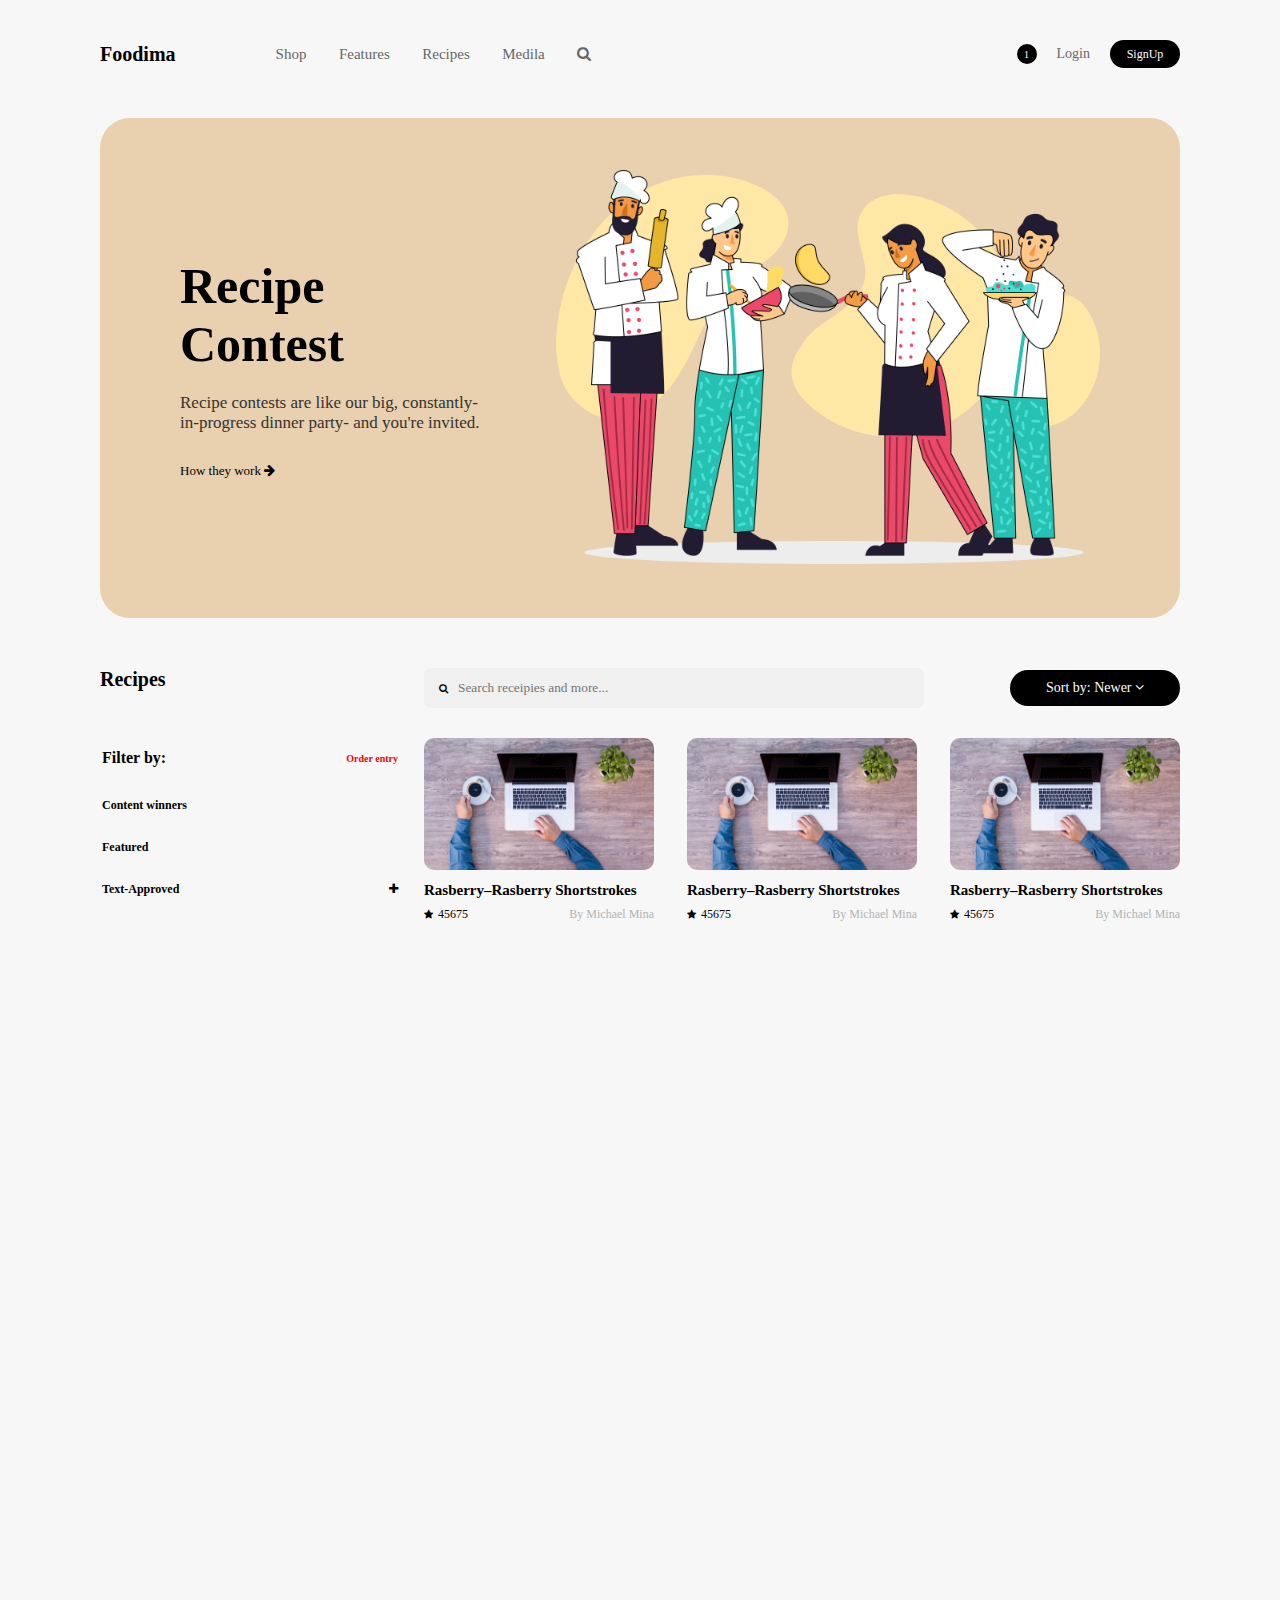
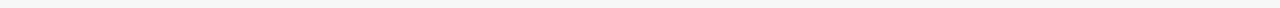
<file: docs/index.html>
<!DOCTYPE html>
<html>
    <head>
        <title>Foodima</title>
        <link rel="stylesheet" href="fifthui.css">
        <!-- <link rel="stylesheet" href="../fontawesome-free-5.13.0-web/css/all.css"> -->
        <link rel="stylesheet" href="https://cdnjs.cloudflare.com/ajax/libs/font-awesome/4.7.0/css/font-awesome.min.css">
    </head>

    <body>
        <header class="main-header">
            <h1><a href="">Foodima</a></h1>
            <nav class="main-nav">
                <ul>
                    <li><a href="">Shop</a></li>
                    <li><a href="">Features</a></li>
                    <li><a href="">Recipes</a></li>
                    <li><a href="">Medila</a></li>
                    <li><a href=""><i class="fa fa-search"></i></i></a></li>
                </ul>
            </nav>
            <div class="loguser">
                <div class="numb"><p>1</p></div>
                <a href="">Login</a>
                <button type="submit">SignUp</button>
            </div>
        </header>

        <div class="hero">
            <div class="copy-text">
                <h2>Recipe Contest</h2>
                <p>Recipe contests are like our big, constantly-in-progress dinner party- and you're invited.</p>            
                <p>How they work <i class="fa fa-arrow-right"></i></p>
            </div>
            <figure>
                <img src="cheffing.png">
            </figure>
        </div>

        <div class="bdw">
            <aside class="bdw-sidebar">
                <h2>Recipes</h2>
                <table>
                    <thead>
                        <th>Filter by:</th>
                        <th>Order entry</th>
                    </thead>

                    <tbody>
                        <tr>
                            <td>Content winners</td>
                        </tr>
                        <tr>
                            <td>Featured</td>
                        </tr>
                        <tr>
                            <td>Text-Approved</td>
                            <td><i class="fa fa-plus"></i></i></td>
                        </tr>
                    </tbody>
                </table>
            </aside>
            
            <main class="bdw-main">
                <div class="bdw-main-top">
                    <div class="bdw-main-top__search-bar">
                        <i class="fa fa-search"></i>
                        <input type="text" placeholder="Search receipies and more...">
                    </div>
                    <div class="bdw-main-top__options">
                        <p>Sort by: Newer <i class="fa fa-angle-down"></i></p>
                    </div>
                </div>

                <div class="bdw-main-bottom">
                    <div class="cont-wr">
                        <img src="plans-background.jpg">
                        <h2>Rasberry&ndash;Rasberry Shortstrokes</h2>
                        <div class="star-author">
                            <i class="fa fa-star"></i>
                            <p>45675</p>
                            <p>By Michael Mina</p>
                        </div>
                    </div>

                    <div class="cont-wr mid-section">
                        <img src="plans-background.jpg">
                        <h2>Rasberry&ndash;Rasberry Shortstrokes</h2>
                        <div class="star-author">
                            <i class="fa fa-star"></i>
                            <p>45675</p>
                            <p>By Michael Mina</p>
                        </div>
                    </div>

                    <div class="cont-wr">
                        <img src="plans-background.jpg">
                        <h2>Rasberry&ndash;Rasberry Shortstrokes</h2>
                        <div class="star-author">
                            <i class="fa fa-star"></i>
                            <p>45675</p>
                            <p>By Michael Mina</p>
                        </div>
                    </div>
                </div>
            </main>
        </div>
    </body>
</html>
</file>
<file: docs/fifthui.css>
* {
  box-sizing: border-box;
  margin: 0;
  padding: 0; }

html {
  font-size: 62.5%; }

body {
  background-color: #f7f7f7;
  font-family: montserrat, san-serif;
  padding: 4rem 10rem; }

.main-header {
  display: flex;
  justify-content: flex-start;
  align-items: center; }
  .main-header h1 {
    margin-right: 10rem;
    cursor: pointer; }
    .main-header h1 a {
      text-decoration: none;
      color: black; }
  .main-header nav {
    margin-right: auto; }
    .main-header nav li {
      display: inline-block;
      font-size: 1.5rem;
      padding-right: 3rem; }
      .main-header nav li a {
        text-decoration: none;
        color: #666666; }
        .main-header nav li a:hover {
          color: black; }
  .main-header .loguser {
    display: flex;
    justify-content: center;
    align-items: center; }
    .main-header .loguser .numb {
      width: 20px;
      height: 20px;
      border-radius: 50%;
      background: black;
      display: flex;
      justify-content: center;
      align-items: center; }
      .main-header .loguser .numb p {
        color: white; }
    .main-header .loguser a {
      color: #666666;
      text-decoration: none;
      font-size: 1.4rem;
      margin-left: 2rem; }
    .main-header .loguser button {
      background: black;
      border: none;
      border-radius: 50px;
      height: 2.8rem;
      width: 7rem;
      color: white;
      font-family: inherit;
      font-size: 1.2rem;
      margin-left: 2rem;
      cursor: pointer; }
      .main-header .loguser button:hover {
        color: black;
        background: transparent;
        border: 2px solid black; }

.hero {
  margin: 5rem 0;
  padding: 8rem;
  width: 100%;
  height: 50rem;
  background-color: #e9d0af;
  border-radius: 30px;
  display: flex;
  justify-content: space-between;
  align-items: center;
  overflow: hidden; }
  .hero .copy-text {
    display: flex;
    flex-direction: column;
    justify-content: center;
    width: 30rem; }
    .hero .copy-text h2 {
      font-size: 5rem;
      margin-bottom: 2rem; }
    .hero .copy-text p:first-of-type {
      font-size: 1.7rem;
      margin-bottom: 3rem;
      color: #333333; }
    .hero .copy-text p:last-of-type {
      font-size: 1.3rem; }
  .hero figure img {
    height: 394.4px;
    width: 544px; }

.bdw {
  display: flex; }
  .bdw-sidebar {
    width: 30%;
    height: 100vh; }
    .bdw-sidebar h2 {
      font-size: 2rem;
      margin-bottom: 4rem; }
    .bdw-sidebar table {
      width: 30rem; }
      .bdw-sidebar table thead th:first-child {
        font-size: 1.6rem;
        text-align: left;
        height: 5rem; }
      .bdw-sidebar table thead th:last-child {
        font-size: 1rem;
        color: red;
        text-align: right; }
      .bdw-sidebar table tbody tr td {
        height: 4rem;
        font-size: 1.2rem;
        font-weight: bold; }
      .bdw-sidebar table tbody tr td:not(:first-child) {
        text-align: right; }
  .bdw-main {
    width: 70%;
    height: 100vh; }
    .bdw-main-top {
      display: flex;
      justify-content: space-between;
      align-items: center;
      margin-bottom: 3rem; }
      .bdw-main-top__search-bar {
        height: 4rem;
        width: 50rem;
        border-radius: 7px;
        padding-left: 1.5rem;
        background: #f0f0f0;
        display: flex;
        align-items: center; }
        .bdw-main-top__search-bar input[type="text"] {
          border: none;
          font-family: inherit;
          height: 3rem;
          width: 45rem;
          margin-left: 1rem;
          background-color: transparent; }
          .bdw-main-top__search-bar input[type="text"]:focus {
            border: none; }
      .bdw-main-top__options {
        background: black;
        height: 3.6rem;
        width: 17rem;
        color: white;
        font-size: 1.4rem;
        border-radius: 5rem;
        display: flex;
        justify-content: center;
        align-items: center; }
    .bdw-main-bottom {
      display: flex;
      justify-content: space-between;
      flex-wrap: wrap; }
      .bdw-main-bottom .cont-wr {
        width: 23rem; }
        .bdw-main-bottom .cont-wr img {
          height: 131.52px;
          width: 230.4px;
          border-radius: 10px;
          margin-bottom: 1rem; }
        .bdw-main-bottom .cont-wr h2 {
          margin-bottom: 0.8rem; }
        .bdw-main-bottom .cont-wr .star-author {
          display: flex;
          align-items: center; }
          .bdw-main-bottom .cont-wr .star-author .fa-star {
            margin-right: 0.5rem; }
          .bdw-main-bottom .cont-wr .star-author p {
            font-size: 1.2rem; }
          .bdw-main-bottom .cont-wr .star-author p:last-of-type {
            margin-left: auto;
            color: #b3b3b3; }
        .bdw-main-bottom .cont-wr.mid-section {
          margin: 0 2rem; }

/*# sourceMappingURL=fifthui.css.map */
</file>
